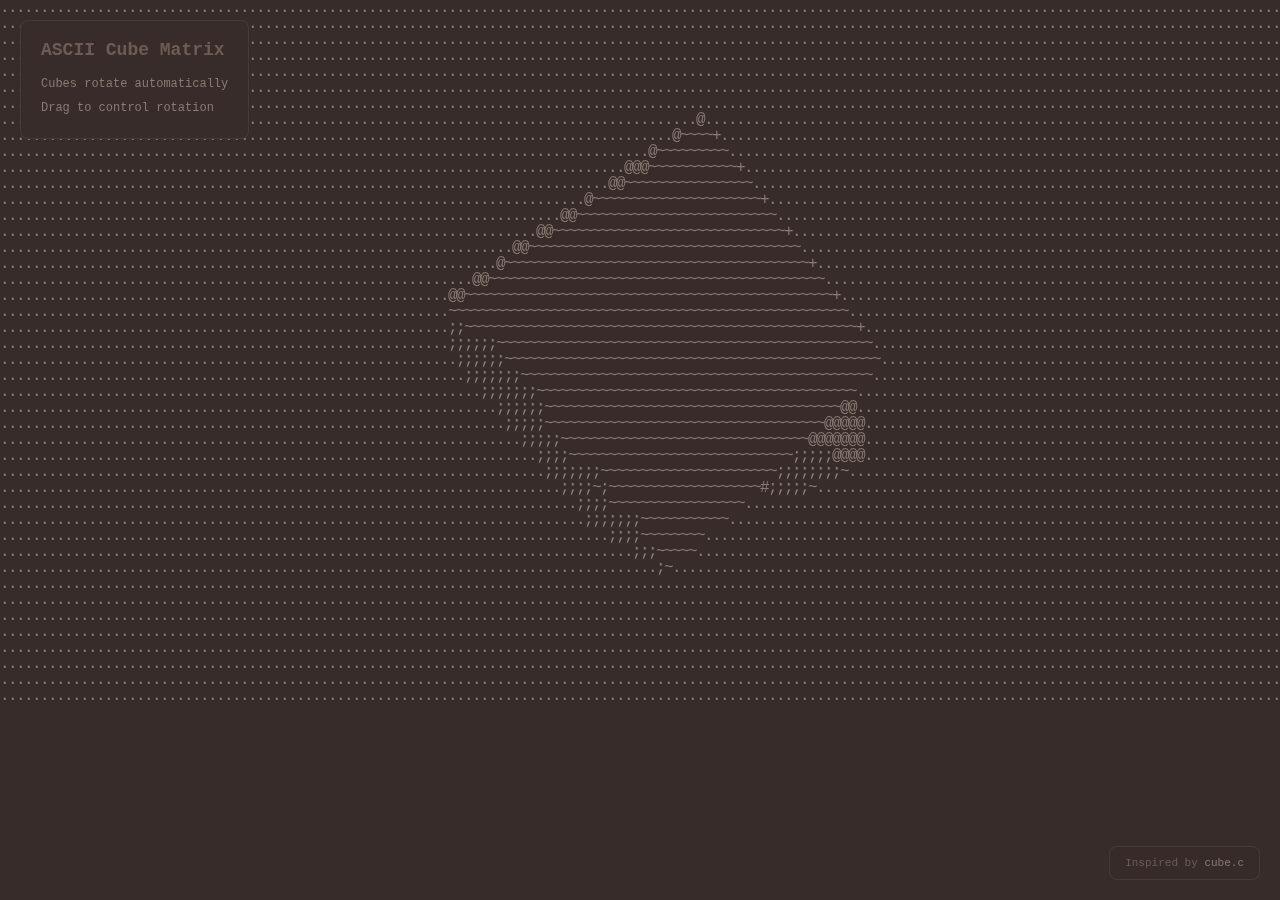
<file: ascii-cube-matrix.html>
<!DOCTYPE html>
<html lang="en">
<head>
    <meta charset="UTF-8">
    <meta name="viewport" content="width=device-width, initial-scale=1.0">
    <title>ASCII Cube Matrix</title>
    <style>
        * {
            margin: 0;
            padding: 0;
            box-sizing: border-box;
        }

        body {
            margin: 0;
            padding: 0;
            overflow: hidden;
            background-color: #372c29;
            font-family: 'Courier New', monospace;
            color: #6e5c54;
            height: 100vh;
            cursor: grab;
        }

        body.dragging {
            cursor: grabbing;
        }

        #container {
            display: flex;
            flex-direction: column;
            align-items: center;
            gap: 20px;
        }

        #canvas {
            display: block;
            background-color: #372c29;
            image-rendering: pixelated;
            image-rendering: crisp-edges;
            margin: 0 auto;
        }

        .info {
            position: fixed;
            top: 20px;
            left: 20px;
            color: #6e5c54;
            background-color: rgba(55, 44, 41, 0.8);
            padding: 15px 20px;
            border-radius: 8px;
            border: 1px solid rgba(110, 92, 84, 0.3);
            font-size: 14px;
            line-height: 1.6;
            z-index: 1000;
            max-width: 300px;
            backdrop-filter: blur(10px);
        }

        .info h1 {
            color: #6e5c54;
            font-size: 18px;
            margin-bottom: 10px;
            font-weight: 600;
        }

        .info p {
            color: #8a7a72;
            font-size: 12px;
            margin-bottom: 5px;
        }

        .attribution {
            position: fixed;
            bottom: 20px;
            right: 20px;
            color: #6e5c54;
            background-color: rgba(55, 44, 41, 0.8);
            padding: 10px 15px;
            border-radius: 8px;
            border: 1px solid rgba(110, 92, 84, 0.3);
            font-size: 11px;
            z-index: 1000;
            backdrop-filter: blur(10px);
        }

        .attribution a {
            color: #8a7a72;
            text-decoration: none;
            transition: color 0.2s;
        }

        .attribution a:hover {
            color: #6e5c54;
            text-decoration: underline;
        }

        /* Mobile responsive */
        @media (max-width: 768px) {
            .info {
                top: 10px;
                left: 10px;
                padding: 10px 15px;
                font-size: 11px;
                max-width: 200px;
            }

            .info h1 {
                font-size: 14px;
                margin-bottom: 8px;
            }

            .info p {
                font-size: 10px;
                margin-bottom: 4px;
            }

            .attribution {
                bottom: 10px;
                right: 10px;
                padding: 8px 12px;
                font-size: 9px;
            }

            #canvas {
                max-width: 100vw;
                max-height: 100vh;
                margin: 0 auto;
            }
        }

        @media (max-width: 480px) {
            .info {
                top: 8px;
                left: 8px;
                padding: 8px 12px;
                font-size: 10px;
                max-width: 180px;
            }

            .info h1 {
                font-size: 12px;
                margin-bottom: 6px;
            }

            .info p {
                font-size: 9px;
                margin-bottom: 3px;
            }

            .attribution {
                bottom: 8px;
                right: 8px;
                padding: 6px 10px;
                font-size: 8px;
            }
        }
    </style>
</head>
<body>
    <canvas id="canvas"></canvas>
    
    <div class="info">
        <h1>ASCII Cube Matrix</h1>
        <p>Cubes rotate automatically</p>
        <p>Drag to control rotation</p>
    </div>

    <div class="attribution">
        Inspired by <a href="https://github.com/tarantino07/cube.c" target="_blank" rel="noopener noreferrer">cube.c</a>
    </div>

    <script>
        class ASCIICubeMatrix {
            constructor(canvasId) {
                this.canvas = document.getElementById(canvasId);
                this.ctx = this.canvas.getContext('2d');
                
                // Canvas setup
                this.charWidth = 8;
                this.charHeight = 16;
                this.scale = 1.0;
                // Use smaller dimensions on mobile to prevent elongation
                const isMobile = window.innerWidth <= 768;
                this.width = isMobile ? 80 : 160;
                this.height = isMobile ? 60 : 44;
                this.updateCanvasSize();
                
                // Z-buffer and character buffer
                this.zBuffer = new Float32Array(this.width * this.height);
                this.buffer = new Array(this.width * this.height);
                this.backgroundASCIICode = '.';
                
                // Camera and projection
                this.distanceFromCam = 100;
                this.K1 = 40;
                this.incrementSpeed = 0.6;
                
                // Rotation angles (A, B, C from reference code)
                // Start with some rotation so cubes are visible
                this.A = 0.5;
                this.B = 0.5;
                this.C = 0.1;
                
                // Auto-rotation speeds (slightly slower than reference code)
                this.autoRotateSpeedA = 0.03;
                this.autoRotateSpeedB = 0.03;
                this.autoRotateSpeedC = 0.006;
                
                // Orbital motion for smaller cube
                this.orbitAngle = 0;
                this.orbitSpeed = 0.02;
                
                // Separate rotation for orbiting cube (rotates independently)
                this.orbitCubeRotationA = 0;
                this.orbitCubeRotationB = 0;
                this.orbitCubeRotationC = 0;
                this.orbitCubeRotSpeedA = 0.04;
                this.orbitCubeRotSpeedB = 0.05;
                this.orbitCubeRotSpeedC = 0.03;
                
                // Drag state
                this.isDragging = false;
                this.lastMouseX = 0;
                this.lastMouseY = 0;
                
                // Colors matching website theme
                this.colors = {
                    background: '#372c29',
                    text: '#6e5c54',
                    textSecondary: '#8a7a72',
                    textTertiary: '#584e49'
                };
                
                // Make text slightly brighter for better visibility
                this.textColor = '#8a7a72';
                
                this.setupEventListeners();
                this.animate();
            }
            
            updateCanvasSize() {
                // Detect mobile
                const isMobile = window.innerWidth <= 768;
                
                // Update dimensions if switching between mobile/desktop
                if (isMobile && this.width === 160) {
                    // On mobile, use dimensions that fill the screen better
                    this.width = Math.floor(window.innerWidth / this.charWidth);
                    this.height = Math.floor(window.innerHeight / this.charHeight);
                    // Reinitialize buffers with new size
                    this.zBuffer = new Float32Array(this.width * this.height);
                    this.buffer = new Array(this.width * this.height);
                } else if (!isMobile && this.width !== 160) {
                    this.width = 160;
                    this.height = 44;
                    // Reinitialize buffers with new size
                    this.zBuffer = new Float32Array(this.width * this.height);
                    this.buffer = new Array(this.width * this.height);
                }
                
                // Scale canvas to fit screen while maintaining character grid
                if (isMobile) {
                    // On mobile, make canvas fill screen and scale to fit
                    const exactWidth = this.width * this.charWidth;
                    const exactHeight = this.height * this.charHeight;
                    
                    // Calculate scale to fill screen
                    const scaleX = window.innerWidth / exactWidth;
                    const scaleY = window.innerHeight / exactHeight;
                    this.scale = Math.min(scaleX, scaleY);
                    
                    this.canvas.width = exactWidth;
                    this.canvas.height = exactHeight;
                    // Scale canvas to fill screen while maintaining aspect ratio
                    this.canvas.style.width = `${exactWidth * this.scale}px`;
                    this.canvas.style.height = `${exactHeight * this.scale}px`;
                    this.canvas.style.margin = '0';
                    this.canvas.style.position = 'fixed';
                    this.canvas.style.top = '50%';
                    this.canvas.style.left = '50%';
                    this.canvas.style.transform = 'translate(-50%, -50%)';
                } else {
                    // Desktop: scale to fit while maintaining aspect ratio
                    let scaleX = window.innerWidth / (this.width * this.charWidth);
                    let scaleY = window.innerHeight / (this.height * this.charHeight);
                    this.scale = Math.min(scaleX, scaleY, 3.0);
                    if (this.scale < 0.5) this.scale = 0.5;
                    
                    this.canvas.width = this.width * this.charWidth * this.scale;
                    this.canvas.height = this.height * this.charHeight * this.scale;
                    // Remove any CSS width/height that might stretch the canvas
                    this.canvas.style.width = '';
                    this.canvas.style.height = '';
                    this.canvas.style.margin = '0 auto';
                    this.canvas.style.position = '';
                    this.canvas.style.top = '';
                    this.canvas.style.left = '';
                }
                
                // Re-set context properties after canvas resize (context is lost when canvas size changes)
                if (isMobile) {
                    // On mobile, font size stays at base size since we scale via CSS
                    this.ctx.font = `${this.charHeight}px 'Courier New', monospace`;
                } else {
                    this.ctx.font = `${this.charHeight * this.scale}px 'Courier New', monospace`;
                }
                this.ctx.fillStyle = this.textColor;
                this.ctx.textAlign = 'left';
                this.ctx.textBaseline = 'top';
            }
            
            setupEventListeners() {
                // Mouse drag
                this.canvas.addEventListener('mousedown', (e) => {
                    this.isDragging = true;
                    this.lastMouseX = e.clientX;
                    this.lastMouseY = e.clientY;
                    document.body.classList.add('dragging');
                });
                
                document.addEventListener('mousemove', (e) => {
                    if (this.isDragging) {
                        const deltaX = e.clientX - this.lastMouseX;
                        const deltaY = e.clientY - this.lastMouseY;
                        
                        // Horizontal drag rotates around Y axis (left/right spin)
                        // Vertical drag rotates around X axis (up/down tilt)
                        this.B += deltaX * 0.01;
                        this.A -= deltaY * 0.01; // Inverted for natural feel
                        
                        this.lastMouseX = e.clientX;
                        this.lastMouseY = e.clientY;
                    }
                });
                
                document.addEventListener('mouseup', () => {
                    this.isDragging = false;
                    document.body.classList.remove('dragging');
                });
                
                // Touch support
                this.canvas.addEventListener('touchstart', (e) => {
                    e.preventDefault();
                    this.isDragging = true;
                    const touch = e.touches[0];
                    this.lastMouseX = touch.clientX;
                    this.lastMouseY = touch.clientY;
                });
                
                document.addEventListener('touchmove', (e) => {
                    if (this.isDragging) {
                        e.preventDefault();
                        const touch = e.touches[0];
                        const deltaX = touch.clientX - this.lastMouseX;
                        const deltaY = touch.clientY - this.lastMouseY;
                        
                        // Horizontal drag rotates around Y axis (left/right spin)
                        // Vertical drag rotates around X axis (up/down tilt)
                        this.B += deltaX * 0.01;
                        this.A -= deltaY * 0.01; // Inverted for natural feel
                        
                        this.lastMouseX = touch.clientX;
                        this.lastMouseY = touch.clientY;
                    }
                });
                
                document.addEventListener('touchend', () => {
                    this.isDragging = false;
                });
                
                // Zoom with scroll
                this.canvas.addEventListener('wheel', (e) => {
                    e.preventDefault();
                    const delta = e.deltaY > 0 ? 0.9 : 1.1;
                    this.scale = Math.max(0.5, Math.min(3.0, this.scale * delta));
                    this.updateCanvasSize();
                });
                
                // Window resize
                window.addEventListener('resize', () => {
                    this.updateCanvasSize();
                });
            }
            
            // Rotation functions matching the C code
            calculateX(i, j, k) {
                return j * Math.sin(this.A) * Math.sin(this.B) * Math.cos(this.C) - 
                       k * Math.cos(this.A) * Math.sin(this.B) * Math.cos(this.C) +
                       j * Math.cos(this.A) * Math.sin(this.C) + 
                       k * Math.sin(this.A) * Math.sin(this.C) + 
                       i * Math.cos(this.B) * Math.cos(this.C);
            }
            
            calculateY(i, j, k) {
                return j * Math.cos(this.A) * Math.cos(this.C) + 
                       k * Math.sin(this.A) * Math.cos(this.C) -
                       j * Math.sin(this.A) * Math.sin(this.B) * Math.sin(this.C) + 
                       k * Math.cos(this.A) * Math.sin(this.B) * Math.sin(this.C) -
                       i * Math.cos(this.B) * Math.sin(this.C);
            }
            
            calculateZ(i, j, k) {
                return k * Math.cos(this.A) * Math.cos(this.B) - 
                       j * Math.sin(this.A) * Math.cos(this.B) + 
                       i * Math.sin(this.B);
            }
            
            // 3D rotation function for orbiting cube (takes rotation angles as parameters)
            rotate3D(x, y, z, rx, ry, rz) {
                // Rotate around X axis
                let x1 = x;
                let y1 = y * Math.cos(rx) - z * Math.sin(rx);
                let z1 = y * Math.sin(rx) + z * Math.cos(rx);
                
                // Rotate around Y axis
                let x2 = x1 * Math.cos(ry) + z1 * Math.sin(ry);
                let y2 = y1;
                let z2 = -x1 * Math.sin(ry) + z1 * Math.cos(ry);
                
                // Rotate around Z axis
                let x3 = x2 * Math.cos(rz) - y2 * Math.sin(rz);
                let y3 = x2 * Math.sin(rz) + y2 * Math.cos(rz);
                let z3 = z2;
                
                return { x: x3, y: y3, z: z3 };
            }
            
            calculateForSurface(cubeX, cubeY, cubeZ, ch) {
                const x = this.calculateX(cubeX, cubeY, cubeZ);
                const y = this.calculateY(cubeX, cubeY, cubeZ);
                const z = this.calculateZ(cubeX, cubeY, cubeZ) + this.distanceFromCam;
                
                // Only render if z is positive (in front of camera)
                if (z <= 0) return;
                
                const ooz = 1 / z;
                
                const xp = Math.floor(this.width / 2 + this.K1 * ooz * x * 2);
                const yp = Math.floor(this.height / 2 + this.K1 * ooz * y);
                
                const idx = xp + yp * this.width;
                if (idx >= 0 && idx < this.width * this.height) {
                    if (ooz > this.zBuffer[idx]) {
                        this.zBuffer[idx] = ooz;
                        this.buffer[idx] = ch;
                    }
                }
            }
            
            render() {
                // Detect mobile
                const isMobile = window.innerWidth <= 768;
                
                // Clear buffers
                for (let i = 0; i < this.width * this.height; i++) {
                    this.buffer[i] = this.backgroundASCIICode;
                    this.zBuffer[i] = 0;
                }
                
                // Draw multiple cubes of different sizes (matching reference code)
                // Use smaller cubes on mobile
                let cubeWidth = isMobile ? 10 : 20;
                let horizontalOffset = -2 * cubeWidth;
                
                // First cube (centered)
                for (let cubeX = -cubeWidth; cubeX < cubeWidth; cubeX += this.incrementSpeed) {
                    for (let cubeY = -cubeWidth; cubeY < cubeWidth; cubeY += this.incrementSpeed) {
                        this.calculateForSurface(cubeX, cubeY, -cubeWidth, '@');
                        this.calculateForSurface(cubeWidth, cubeY, cubeX, '$');
                        this.calculateForSurface(-cubeWidth, cubeY, -cubeX, '~');
                        this.calculateForSurface(-cubeX, cubeY, cubeWidth, '#');
                        this.calculateForSurface(cubeX, -cubeWidth, -cubeY, ';');
                        this.calculateForSurface(cubeX, cubeWidth, cubeY, '+');
                    }
                }
                
                cubeWidth = isMobile ? 5 : 10;
                // Second cube - 3D orbit around center cube
                const orbitRadius = isMobile ? 20 : 40; // Smaller orbit on mobile
                // 3D orbit: X, Y, Z all vary to create a 3D orbital path
                const orbitX = Math.cos(this.orbitAngle) * orbitRadius;
                const orbitY = Math.sin(this.orbitAngle * 1.3) * orbitRadius * 0.6; // Different frequency for Y
                const orbitZ = Math.sin(this.orbitAngle) * orbitRadius;
                
                // Rotate orbiting cube's local coordinates before applying orbit offset
                for (let cubeX = -cubeWidth; cubeX < cubeWidth; cubeX += this.incrementSpeed) {
                    for (let cubeY = -cubeWidth; cubeY < cubeWidth; cubeY += this.incrementSpeed) {
                        // Apply local rotation to cube coordinates
                        const rotX1 = this.rotate3D(cubeX, cubeY, -cubeWidth, 
                            this.orbitCubeRotationA, this.orbitCubeRotationB, this.orbitCubeRotationC);
                        const rotX2 = this.rotate3D(cubeWidth, cubeY, cubeX,
                            this.orbitCubeRotationA, this.orbitCubeRotationB, this.orbitCubeRotationC);
                        const rotX3 = this.rotate3D(-cubeWidth, cubeY, -cubeX,
                            this.orbitCubeRotationA, this.orbitCubeRotationB, this.orbitCubeRotationC);
                        const rotX4 = this.rotate3D(-cubeX, cubeY, cubeWidth,
                            this.orbitCubeRotationA, this.orbitCubeRotationB, this.orbitCubeRotationC);
                        const rotX5 = this.rotate3D(cubeX, -cubeWidth, -cubeY,
                            this.orbitCubeRotationA, this.orbitCubeRotationB, this.orbitCubeRotationC);
                        const rotX6 = this.rotate3D(cubeX, cubeWidth, cubeY,
                            this.orbitCubeRotationA, this.orbitCubeRotationB, this.orbitCubeRotationC);
                        
                        // Apply orbit offset and render
                        this.calculateForSurface(rotX1.x + orbitX, rotX1.y + orbitY, rotX1.z + orbitZ, '@');
                        this.calculateForSurface(rotX2.x + orbitX, rotX2.y + orbitY, rotX2.z + orbitZ, '$');
                        this.calculateForSurface(rotX3.x + orbitX, rotX3.y + orbitY, rotX3.z + orbitZ, '~');
                        this.calculateForSurface(rotX4.x + orbitX, rotX4.y + orbitY, rotX4.z + orbitZ, '#');
                        this.calculateForSurface(rotX5.x + orbitX, rotX5.y + orbitY, rotX5.z + orbitZ, ';');
                        this.calculateForSurface(rotX6.x + orbitX, rotX6.y + orbitY, rotX6.z + orbitZ, '+');
                    }
                }
                
                // Draw buffer to canvas
                this.ctx.fillStyle = this.colors.background;
                this.ctx.fillRect(0, 0, this.canvas.width, this.canvas.height);
                
                this.ctx.fillStyle = this.textColor;
                if (isMobile) {
                    this.ctx.font = `${this.charHeight}px 'Courier New', monospace`;
                } else {
                    this.ctx.font = `${this.charHeight * this.scale}px 'Courier New', monospace`;
                }
                this.ctx.textAlign = 'left';
                this.ctx.textBaseline = 'top';
                
                // Render characters - on mobile, use exact positions (scaling handled by CSS)
                if (isMobile) {
                    for (let k = 0; k < this.width * this.height; k++) {
                        const x = (k % this.width) * this.charWidth;
                        const y = Math.floor(k / this.width) * this.charHeight;
                        this.ctx.fillText(this.buffer[k], x, y);
                    }
                } else {
                    for (let k = 0; k < this.width * this.height; k++) {
                        const x = (k % this.width) * this.charWidth * this.scale;
                        const y = Math.floor(k / this.width) * this.charHeight * this.scale;
                        this.ctx.fillText(this.buffer[k], x, y);
                    }
                }
            }
            
            animate() {
                // Auto-rotate when not dragging
                if (!this.isDragging) {
                    this.A += this.autoRotateSpeedA;
                    this.B += this.autoRotateSpeedB;
                    this.C += this.autoRotateSpeedC;
                }
                
                // Update orbital motion
                this.orbitAngle += this.orbitSpeed;
                
                // Update orbiting cube's independent rotation
                this.orbitCubeRotationA += this.orbitCubeRotSpeedA;
                this.orbitCubeRotationB += this.orbitCubeRotSpeedB;
                this.orbitCubeRotationC += this.orbitCubeRotSpeedC;
                
                this.render();
                requestAnimationFrame(() => this.animate());
            }
        }
        
        // Initialize when DOM is ready
        document.addEventListener('DOMContentLoaded', function() {
            new ASCIICubeMatrix('canvas');
        });
    </script>
</body>
</html>
</file>
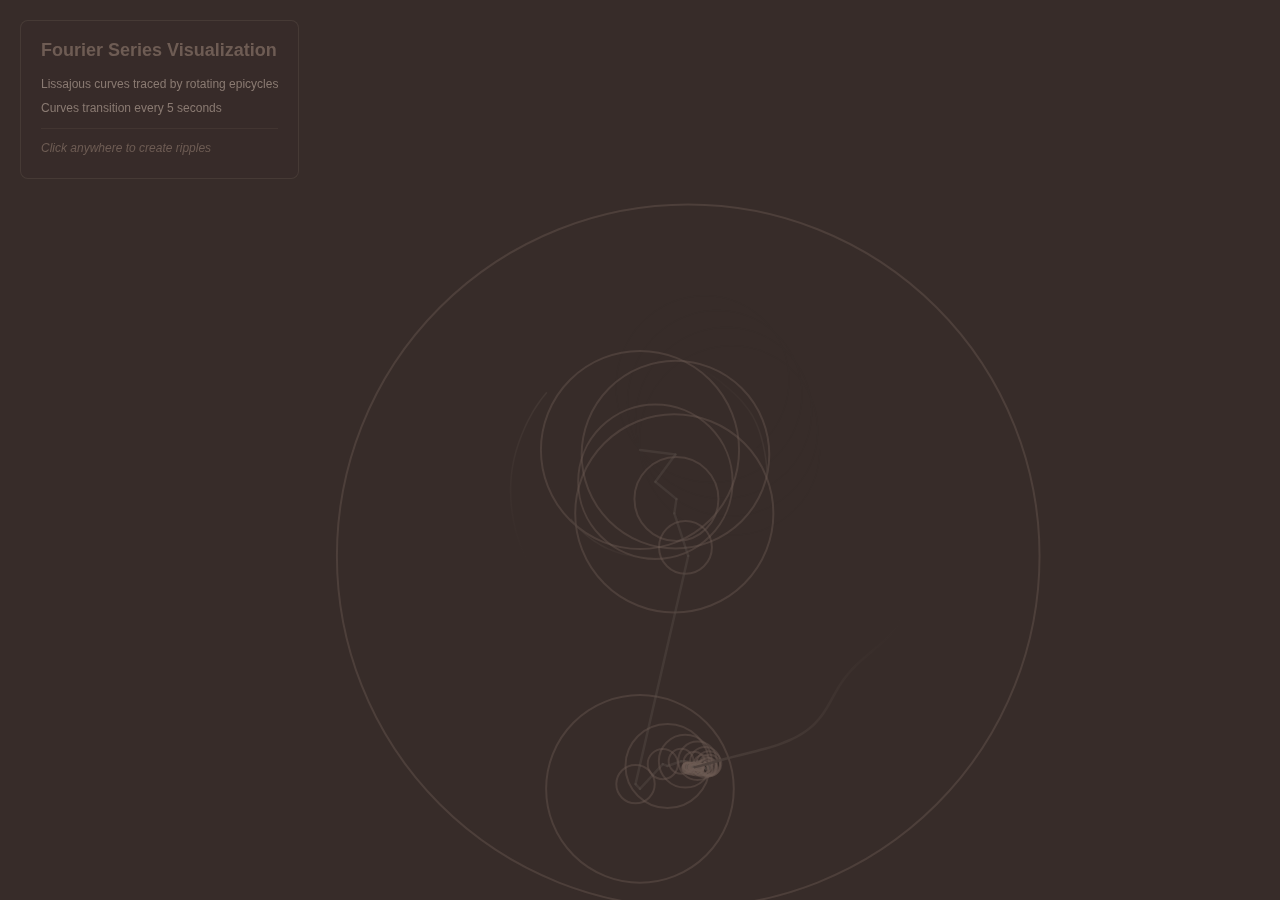
<file: fourier-visualization.html>
<!DOCTYPE html>
<html lang="en">
<head>
    <meta charset="UTF-8">
    <meta name="viewport" content="width=device-width, initial-scale=1.0">
    <title>Fourier Series Visualization</title>
    <style>
        * {
            margin: 0;
            padding: 0;
            box-sizing: border-box;
        }

        body {
            margin: 0;
            padding: 0;
            overflow: hidden;
            background-color: #372c29;
            font-family: -apple-system, BlinkMacSystemFont, 'Segoe UI', Roboto, Oxygen, Ubuntu, Cantarell, sans-serif;
        }

        #visualizationCanvas {
            display: block;
            width: 100vw;
            height: 100vh;
            cursor: crosshair;
        }

        .info {
            position: fixed;
            top: 20px;
            left: 20px;
            color: #6e5c54;
            background-color: rgba(55, 44, 41, 0.8);
            padding: 15px 20px;
            border-radius: 8px;
            border: 1px solid rgba(110, 92, 84, 0.3);
            font-size: 14px;
            line-height: 1.6;
            z-index: 1000;
            max-width: 300px;
            backdrop-filter: blur(10px);
        }

        .info h1 {
            color: #6e5c54;
            font-size: 18px;
            margin-bottom: 10px;
            font-weight: 600;
        }

        .info p {
            color: #8a7a72;
            font-size: 12px;
            margin-bottom: 5px;
        }

        .info .click-hint {
            margin-top: 10px;
            padding-top: 10px;
            border-top: 1px solid rgba(110, 92, 84, 0.2);
            font-style: italic;
            color: #6e5c54;
        }
    </style>
</head>
<body>
    <canvas id="visualizationCanvas"></canvas>
    
    <div class="info">
        <h1>Fourier Series Visualization</h1>
        <p>Lissajous curves traced by rotating epicycles</p>
        <p>Curves transition every 5 seconds</p>
        <p class="click-hint">Click anywhere to create ripples</p>
    </div>

    <script src="assets/js/cube-animation.js"></script>
    <script>
        // Initialize the visualization
        document.addEventListener('DOMContentLoaded', function() {
            new FourierImageAnimation('visualizationCanvas', {
                terms: 80,
                samplePoints: 600,
                sizeScale: 0.8
            });
        });
    </script>
</body>
</html>
</file>
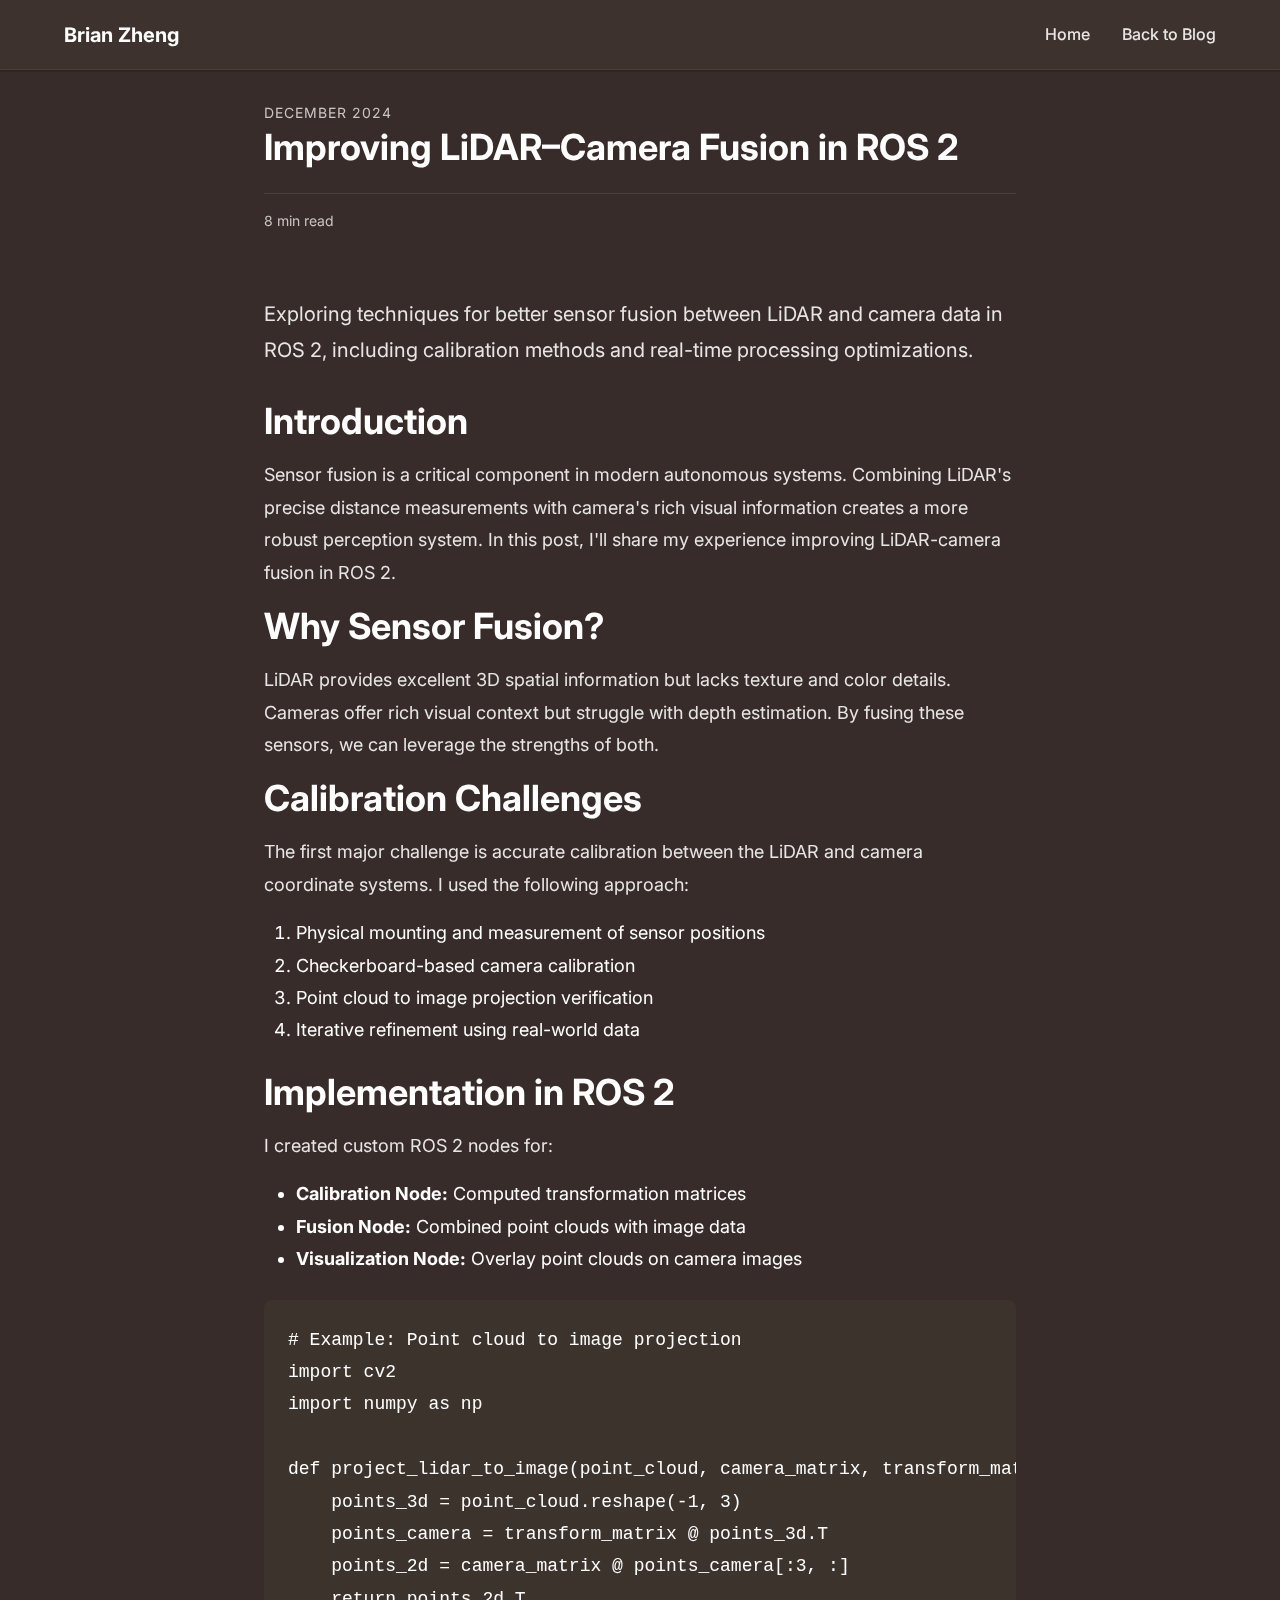
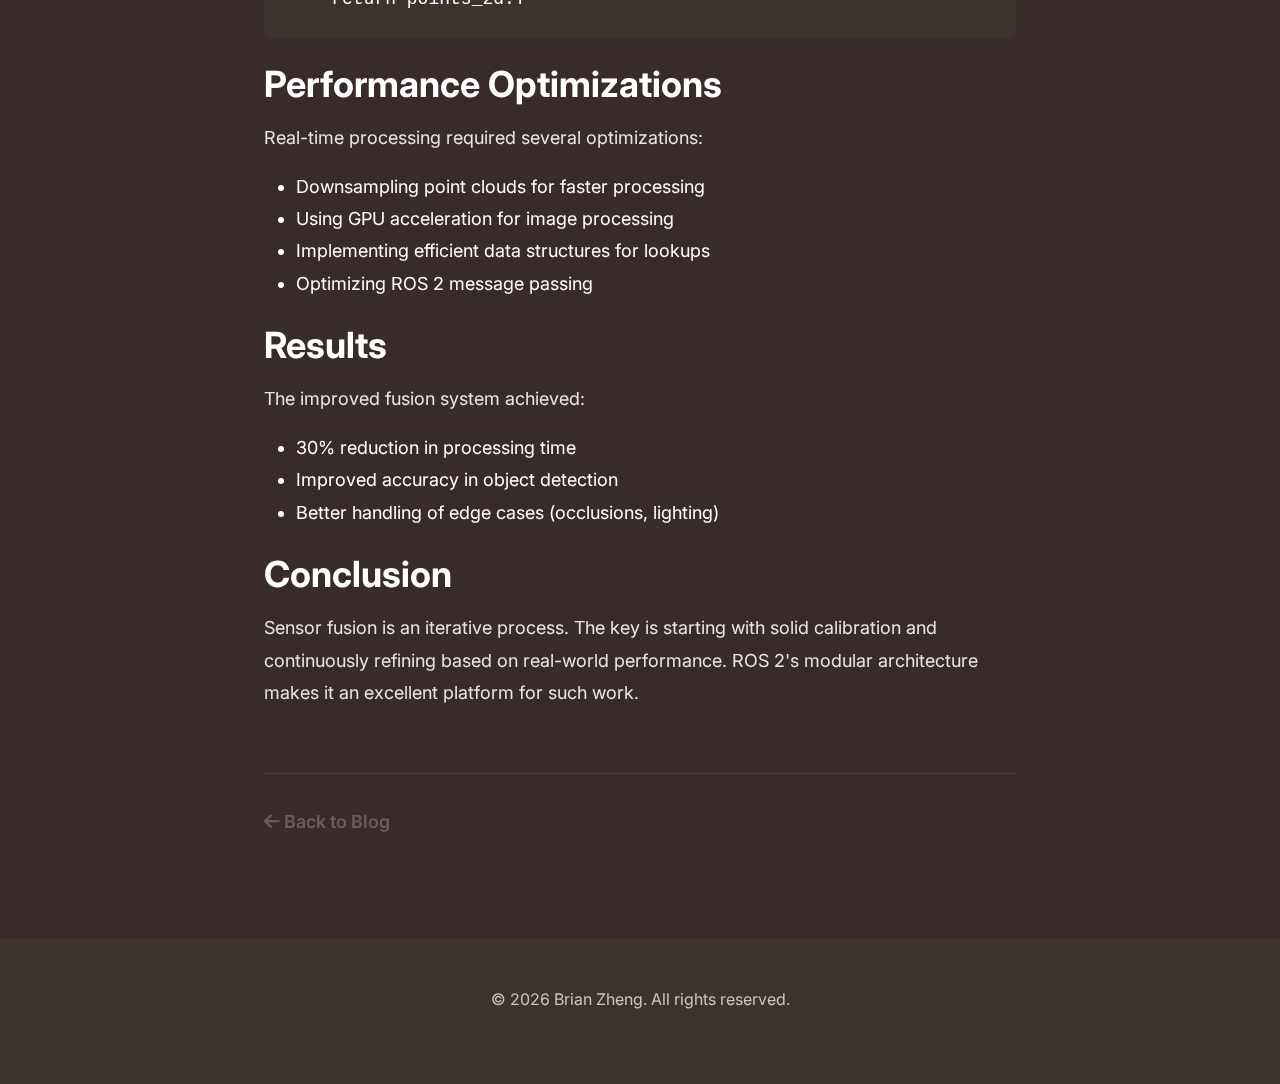
<file: blog/posts/lidar-camera-fusion.html>
<!DOCTYPE html>
<html lang="en">
<head>
    <meta charset="UTF-8">
    <meta name="viewport" content="width=device-width, initial-scale=1.0">
    <title>Improving LiDAR–Camera Fusion in ROS 2 - Brian Zheng</title>
    <meta name="description" content="Exploring techniques for better sensor fusion between LiDAR and camera data in ROS 2.">
    
    <link rel="stylesheet" href="../../assets/css/style.css">
    <link rel="stylesheet" href="../../assets/css/components.css">
    <link href="https://fonts.googleapis.com/css2?family=Inter:wght@300;400;500;600;700&display=swap" rel="stylesheet">
    <link rel="stylesheet" href="https://cdnjs.cloudflare.com/ajax/libs/font-awesome/6.4.0/css/all.min.css">
</head>
<body>
    <nav class="navbar">
        <div class="container">
            <div class="nav-brand">
                <a href="../../index.html">Brian Zheng</a>
            </div>
            <ul class="nav-menu">
                <li><a href="../../index.html#home" class="nav-link">Home</a></li>
                <li><a href="../../index.html#blog" class="nav-link">Back to Blog</a></li>
            </ul>
        </div>
    </nav>

    <article class="blog-post" style="max-width: 800px; margin: 100px auto; padding: 0 var(--spacing-lg);">
        <header class="blog-post-header" style="margin-bottom: var(--spacing-3xl);">
            <span class="blog-date">December 2024</span>
            <h1 style="font-size: var(--font-size-4xl); margin-bottom: var(--spacing-lg);">Improving LiDAR–Camera Fusion in ROS 2</h1>
            <div class="blog-meta">
                <span class="blog-reading-time">8 min read</span>
            </div>
        </header>

        <div class="blog-post-content" style="line-height: 1.8; font-size: var(--font-size-lg);">
            <p style="font-size: var(--font-size-xl); color: var(--text-secondary); margin-bottom: var(--spacing-xl);">
                Exploring techniques for better sensor fusion between LiDAR and camera data in ROS 2, including calibration methods and real-time processing optimizations.
            </p>

            <h2>Introduction</h2>
            <p>
                Sensor fusion is a critical component in modern autonomous systems. Combining LiDAR's precise distance measurements with camera's rich visual information creates a more robust perception system. In this post, I'll share my experience improving LiDAR-camera fusion in ROS 2.
            </p>

            <h2>Why Sensor Fusion?</h2>
            <p>
                LiDAR provides excellent 3D spatial information but lacks texture and color details. Cameras offer rich visual context but struggle with depth estimation. By fusing these sensors, we can leverage the strengths of both.
            </p>

            <h2>Calibration Challenges</h2>
            <p>
                The first major challenge is accurate calibration between the LiDAR and camera coordinate systems. I used the following approach:
            </p>
            <ol style="margin-left: var(--spacing-xl); margin-bottom: var(--spacing-lg);">
                <li>Physical mounting and measurement of sensor positions</li>
                <li>Checkerboard-based camera calibration</li>
                <li>Point cloud to image projection verification</li>
                <li>Iterative refinement using real-world data</li>
            </ol>

            <h2>Implementation in ROS 2</h2>
            <p>
                I created custom ROS 2 nodes for:
            </p>
            <ul style="margin-left: var(--spacing-xl); margin-bottom: var(--spacing-lg);">
                <li><strong>Calibration Node:</strong> Computed transformation matrices</li>
                <li><strong>Fusion Node:</strong> Combined point clouds with image data</li>
                <li><strong>Visualization Node:</strong> Overlay point clouds on camera images</li>
            </ul>

            <pre style="background-color: var(--bg-secondary); padding: var(--spacing-lg); border-radius: 8px; overflow-x: auto; margin: var(--spacing-lg) 0;"><code># Example: Point cloud to image projection
import cv2
import numpy as np

def project_lidar_to_image(point_cloud, camera_matrix, transform_matrix):
    points_3d = point_cloud.reshape(-1, 3)
    points_camera = transform_matrix @ points_3d.T
    points_2d = camera_matrix @ points_camera[:3, :]
    return points_2d.T</code></pre>

            <h2>Performance Optimizations</h2>
            <p>
                Real-time processing required several optimizations:
            </p>
            <ul style="margin-left: var(--spacing-xl); margin-bottom: var(--spacing-lg);">
                <li>Downsampling point clouds for faster processing</li>
                <li>Using GPU acceleration for image processing</li>
                <li>Implementing efficient data structures for lookups</li>
                <li>Optimizing ROS 2 message passing</li>
            </ul>

            <h2>Results</h2>
            <p>
                The improved fusion system achieved:
            </p>
            <ul style="margin-left: var(--spacing-xl); margin-bottom: var(--spacing-lg);">
                <li>30% reduction in processing time</li>
                <li>Improved accuracy in object detection</li>
                <li>Better handling of edge cases (occlusions, lighting)</li>
            </ul>

            <h2>Conclusion</h2>
            <p>
                Sensor fusion is an iterative process. The key is starting with solid calibration and continuously refining based on real-world performance. ROS 2's modular architecture makes it an excellent platform for such work.
            </p>

            <div style="margin-top: var(--spacing-3xl); padding-top: var(--spacing-xl); border-top: 1px solid var(--border-color);">
                <a href="../../index.html#blog" style="color: var(--primary-color); font-weight: 600;">
                    <i class="fas fa-arrow-left"></i> Back to Blog
                </a>
            </div>
        </div>
    </article>

    <footer class="footer">
        <div class="container">
            <div class="footer-content">
                <p class="footer-copyright">&copy; <span id="currentYear">2025</span> Brian Zheng. All rights reserved.</p>
            </div>
        </div>
    </footer>

    <script src="../../assets/js/main.js"></script>
</body>
</html>
</file>
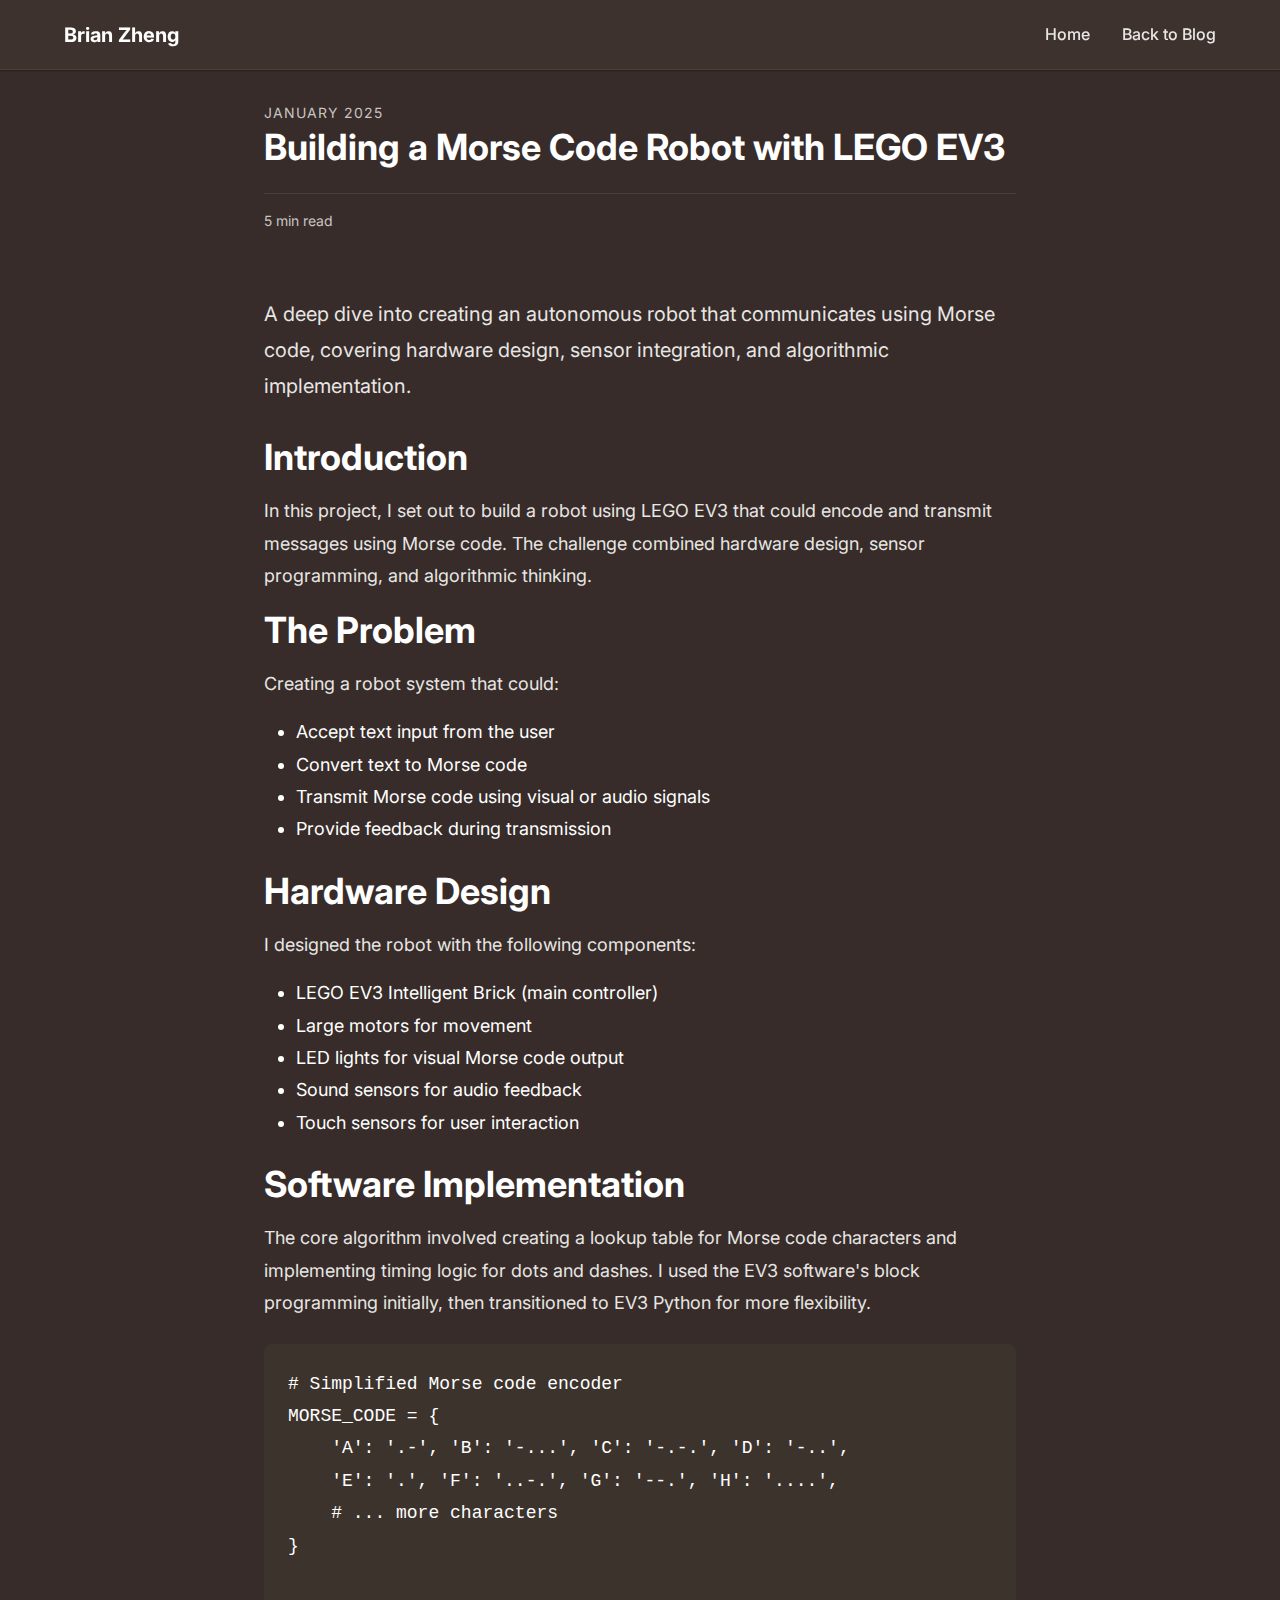
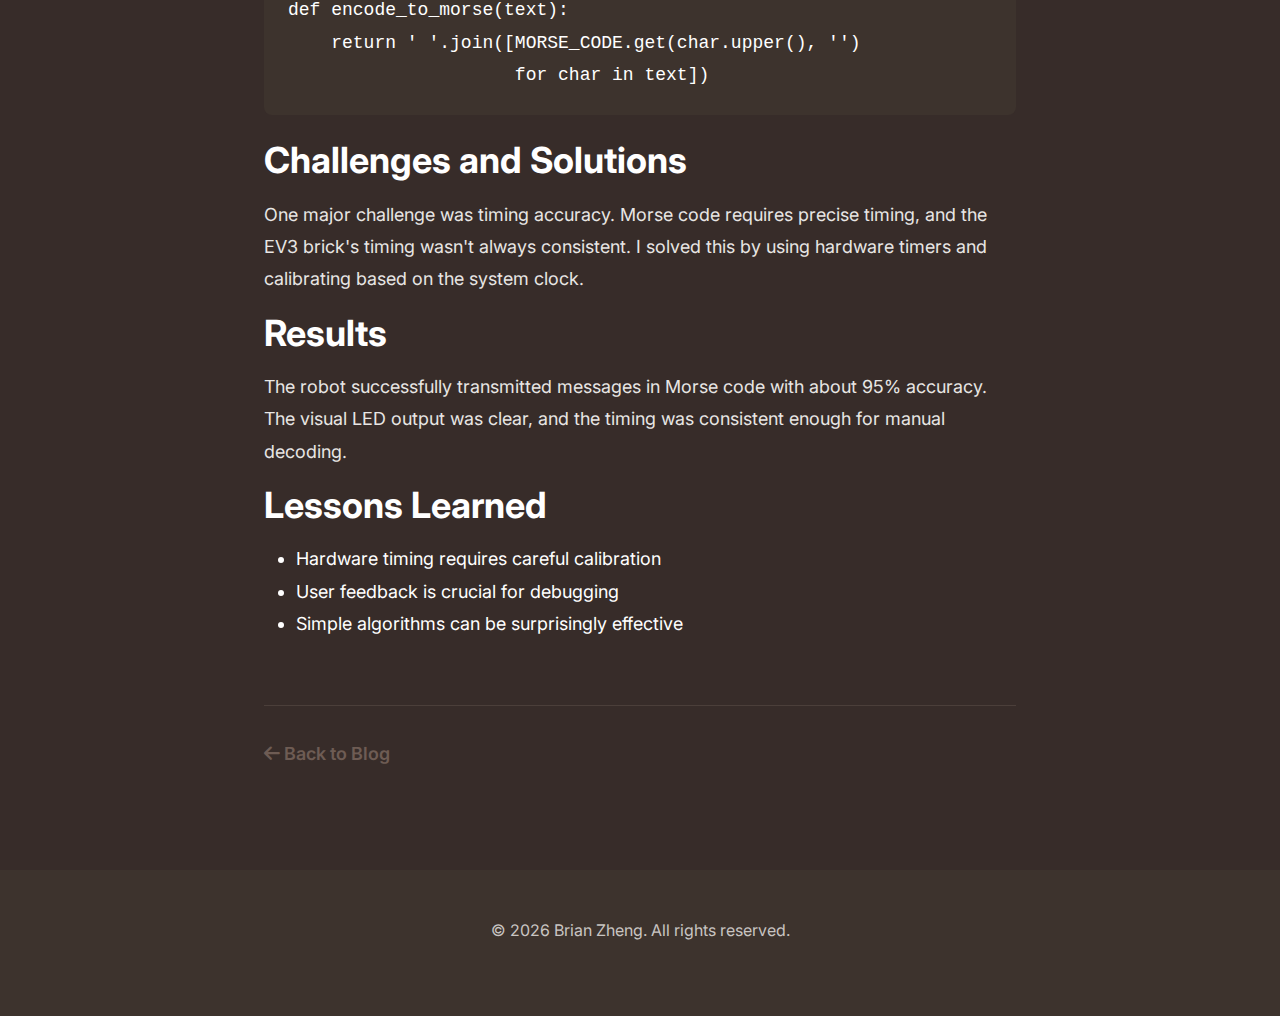
<file: blog/posts/morse-code-robot.html>
<!DOCTYPE html>
<html lang="en">
<head>
    <meta charset="UTF-8">
    <meta name="viewport" content="width=device-width, initial-scale=1.0">
    <title>Building a Morse Code Robot with LEGO EV3 - Brian Zheng</title>
    <meta name="description" content="A deep dive into creating an autonomous robot that communicates using Morse code with LEGO EV3.">
    
    <link rel="stylesheet" href="../../assets/css/style.css">
    <link rel="stylesheet" href="../../assets/css/components.css">
    <link href="https://fonts.googleapis.com/css2?family=Inter:wght@300;400;500;600;700&display=swap" rel="stylesheet">
    <link rel="stylesheet" href="https://cdnjs.cloudflare.com/ajax/libs/font-awesome/6.4.0/css/all.min.css">
</head>
<body>
    <nav class="navbar">
        <div class="container">
            <div class="nav-brand">
                <a href="../../index.html">Brian Zheng</a>
            </div>
            <ul class="nav-menu">
                <li><a href="../../index.html#home" class="nav-link">Home</a></li>
                <li><a href="../../index.html#blog" class="nav-link">Back to Blog</a></li>
            </ul>
        </div>
    </nav>

    <article class="blog-post" style="max-width: 800px; margin: 100px auto; padding: 0 var(--spacing-lg);">
        <header class="blog-post-header" style="margin-bottom: var(--spacing-3xl);">
            <span class="blog-date">January 2025</span>
            <h1 style="font-size: var(--font-size-4xl); margin-bottom: var(--spacing-lg);">Building a Morse Code Robot with LEGO EV3</h1>
            <div class="blog-meta">
                <span class="blog-reading-time">5 min read</span>
            </div>
        </header>

        <div class="blog-post-content" style="line-height: 1.8; font-size: var(--font-size-lg);">
            <p style="font-size: var(--font-size-xl); color: var(--text-secondary); margin-bottom: var(--spacing-xl);">
                A deep dive into creating an autonomous robot that communicates using Morse code, covering hardware design, sensor integration, and algorithmic implementation.
            </p>

            <h2>Introduction</h2>
            <p>
                In this project, I set out to build a robot using LEGO EV3 that could encode and transmit messages using Morse code. The challenge combined hardware design, sensor programming, and algorithmic thinking.
            </p>

            <h2>The Problem</h2>
            <p>
                Creating a robot system that could:
            </p>
            <ul style="margin-left: var(--spacing-xl); margin-bottom: var(--spacing-lg);">
                <li>Accept text input from the user</li>
                <li>Convert text to Morse code</li>
                <li>Transmit Morse code using visual or audio signals</li>
                <li>Provide feedback during transmission</li>
            </ul>

            <h2>Hardware Design</h2>
            <p>
                I designed the robot with the following components:
            </p>
            <ul style="margin-left: var(--spacing-xl); margin-bottom: var(--spacing-lg);">
                <li>LEGO EV3 Intelligent Brick (main controller)</li>
                <li>Large motors for movement</li>
                <li>LED lights for visual Morse code output</li>
                <li>Sound sensors for audio feedback</li>
                <li>Touch sensors for user interaction</li>
            </ul>

            <h2>Software Implementation</h2>
            <p>
                The core algorithm involved creating a lookup table for Morse code characters and implementing timing logic for dots and dashes. I used the EV3 software's block programming initially, then transitioned to EV3 Python for more flexibility.
            </p>

            <pre style="background-color: var(--bg-secondary); padding: var(--spacing-lg); border-radius: 8px; overflow-x: auto; margin: var(--spacing-lg) 0;"><code># Simplified Morse code encoder
MORSE_CODE = {
    'A': '.-', 'B': '-...', 'C': '-.-.', 'D': '-..',
    'E': '.', 'F': '..-.', 'G': '--.', 'H': '....',
    # ... more characters
}

def encode_to_morse(text):
    return ' '.join([MORSE_CODE.get(char.upper(), '') 
                     for char in text])</code></pre>

            <h2>Challenges and Solutions</h2>
            <p>
                One major challenge was timing accuracy. Morse code requires precise timing, and the EV3 brick's timing wasn't always consistent. I solved this by using hardware timers and calibrating based on the system clock.
            </p>

            <h2>Results</h2>
            <p>
                The robot successfully transmitted messages in Morse code with about 95% accuracy. The visual LED output was clear, and the timing was consistent enough for manual decoding.
            </p>

            <h2>Lessons Learned</h2>
            <ul style="margin-left: var(--spacing-xl);">
                <li>Hardware timing requires careful calibration</li>
                <li>User feedback is crucial for debugging</li>
                <li>Simple algorithms can be surprisingly effective</li>
            </ul>

            <div style="margin-top: var(--spacing-3xl); padding-top: var(--spacing-xl); border-top: 1px solid var(--border-color);">
                <a href="../../index.html#blog" style="color: var(--primary-color); font-weight: 600;">
                    <i class="fas fa-arrow-left"></i> Back to Blog
                </a>
            </div>
        </div>
    </article>

    <footer class="footer">
        <div class="container">
            <div class="footer-content">
                <p class="footer-copyright">&copy; <span id="currentYear">2025</span> Brian Zheng. All rights reserved.</p>
            </div>
        </div>
    </footer>

    <script src="../../assets/js/main.js"></script>
</body>
</html>
</file>
<file: assets/css/components.css>
/* ========================================
   PROJECTS SECTION
   ======================================== */

.projects {
    background-color: var(--bg-secondary);
}

.project-filters {
    display: flex;
    justify-content: center;
    gap: var(--spacing-md);
    margin-bottom: var(--spacing-2xl);
    flex-wrap: wrap;
}

.filter-btn {
    padding: var(--spacing-sm) var(--spacing-lg);
    background-color: var(--bg-card);
    border: 2px solid var(--border-color);
    border-radius: 20px;
    cursor: pointer;
    font-weight: 500;
    color: var(--text-secondary);
    transition: all var(--transition-base);
}

.filter-btn:hover,
.filter-btn.active {
    background-color: var(--color-lightest);
    color: var(--text-primary);
    border-color: var(--color-lightest);
}

.projects-grid {
    display: grid;
    grid-template-columns: repeat(auto-fill, minmax(350px, 1fr));
    gap: var(--spacing-2xl);
}

.project-card {
    background-color: var(--bg-card);
    border-radius: 12px;
    overflow: hidden;
    box-shadow: var(--shadow-md);
    transition: all var(--transition-base);
    border: 1px solid var(--border-color);
}

.project-card:hover {
    transform: translateY(-8px);
    box-shadow: var(--shadow-xl);
}

.project-image {
    position: relative;
    overflow: hidden;
    height: 250px;
    background-color: var(--bg-secondary);
}

.project-image img {
    width: 100%;
    height: 100%;
    object-fit: cover;
    transition: transform var(--transition-slow);
}

.project-card:hover .project-image img {
    transform: scale(1.1);
}

.project-overlay {
    position: absolute;
    top: 0;
    left: 0;
    right: 0;
    bottom: 0;
    background-color: rgba(0, 0, 0, 0.7);
    display: flex;
    align-items: center;
    justify-content: center;
    opacity: 0;
    transition: opacity var(--transition-base);
}

.project-card:hover .project-overlay {
    opacity: 1;
}

.project-links {
    display: flex;
    gap: var(--spacing-lg);
}

.project-link {
    color: var(--text-primary);
    font-size: var(--font-size-2xl);
    padding: var(--spacing-md);
    background-color: rgba(255, 255, 255, 0.1);
    border-radius: 50%;
    width: 50px;
    height: 50px;
    display: flex;
    align-items: center;
    justify-content: center;
    transition: all var(--transition-base);
}

.project-link:hover {
    background-color: var(--color-lightest);
    transform: scale(1.1);
}

.project-content {
    padding: var(--spacing-xl);
}

.project-title {
    font-size: var(--font-size-2xl);
    margin-bottom: var(--spacing-md);
}

.project-description {
    color: var(--text-secondary);
    margin-bottom: var(--spacing-lg);
}

.project-tech {
    display: flex;
    flex-wrap: wrap;
    gap: var(--spacing-sm);
    margin-bottom: var(--spacing-lg);
}

.tech-badge {
    padding: var(--spacing-xs) var(--spacing-md);
    background-color: var(--bg-secondary);
    border-radius: 16px;
    font-size: var(--font-size-sm);
    font-weight: 500;
    color: var(--text-secondary);
    border: 1px solid var(--border-color);
}

.project-narrative {
    border-top: 1px solid var(--border-color);
    padding-top: var(--spacing-lg);
}

.narrative-item {
    margin-bottom: var(--spacing-md);
    font-size: var(--font-size-sm);
    color: var(--text-secondary);
}

.narrative-item strong {
    color: var(--text-primary);
    display: block;
    margin-bottom: var(--spacing-xs);
}

/* ========================================
   ABOUT SECTION
   ======================================== */

.about-content {
    display: grid;
    grid-template-columns: 1.2fr 1fr;
    gap: var(--spacing-3xl);
    align-items: start;
}

.about-text {
    max-width: none;
}

.bio p {
    margin-bottom: var(--spacing-lg);
    font-size: var(--font-size-lg);
    line-height: 1.8;
}

.interests {
    margin: var(--spacing-2xl) 0;
}

.interests h3 {
    font-size: var(--font-size-2xl);
    margin-bottom: var(--spacing-lg);
}

.interest-list {
    list-style: none;
    display: grid;
    grid-template-columns: repeat(auto-fit, minmax(200px, 1fr));
    gap: var(--spacing-md);
}

.interest-list li {
    display: flex;
    align-items: center;
    gap: var(--spacing-md);
    color: var(--text-secondary);
    font-size: var(--font-size-base);
}

.interest-list i {
    color: var(--text-secondary);
    font-size: var(--font-size-xl);
}

.personal-touch {
    margin-top: var(--spacing-2xl);
    padding: var(--spacing-lg);
    background-color: var(--bg-card);
    border-radius: 8px;
    border-left: 4px solid var(--color-lightest);
}

.personal-touch p {
    margin-bottom: 0;
}

.about-image {
    position: sticky;
    top: calc(var(--nav-height) + var(--spacing-xl));
}

.about-image img {
    width: 100%;
    border-radius: 12px;
    box-shadow: var(--shadow-lg);
}

/* ========================================
   RESUME SECTION
   ======================================== */

.resume {
    background-color: var(--bg-secondary);
}

.resume-download {
    text-align: center;
    margin-bottom: var(--spacing-2xl);
}

.resume-updated {
    margin-top: var(--spacing-md);
    color: var(--text-light);
    font-size: var(--font-size-sm);
}

.resume-preview {
    margin: var(--spacing-2xl) 0;
    border-radius: 8px;
    overflow: hidden;
    box-shadow: var(--shadow-lg);
}

.resume-iframe {
    width: 100%;
    height: 1200px;
    border: none;
}

.resume-summary {
    margin-top: var(--spacing-2xl);
    padding: var(--spacing-xl);
    background-color: var(--bg-card);
    border-radius: 8px;
    border: 1px solid var(--border-color);
}

.resume-summary h3 {
    text-align: center;
    margin-bottom: var(--spacing-xl);
}

.skills-grid-summary {
    display: grid;
    grid-template-columns: repeat(auto-fit, minmax(250px, 1fr));
    gap: var(--spacing-xl);
}

.skill-category {
    padding: var(--spacing-lg);
    background-color: var(--bg-card);
    border-radius: 8px;
    border: 1px solid var(--border-color);
}   

.skill-category h4 {
    display: flex;
    align-items: center;
    gap: var(--spacing-md);
    margin-bottom: var(--spacing-md);
    font-size: var(--font-size-lg);
    color: var(--text-primary);
}

.skill-category h4 i {
    color: var(--text-secondary);
}

.skill-category ul {
    list-style: none;
}

.skill-category li {
    padding: var(--spacing-xs) 0;
    color: var(--text-secondary);
    border-bottom: 1px solid var(--border-color);
}

.skill-category li:last-child {
    border-bottom: none;
}

/* ========================================
   SKILLS SECTION
   ======================================== */

#skills .container {
    max-width: 1400px;              /* Wider container for skills section */
}

.skills-container {
    display: flex;
    flex-wrap: nowrap;
    gap: var(--spacing-xl);
    overflow-x: visible;
    width: 100%;
}

.skills-container .skill-category-card {
    flex: 1 1 0;
    min-width: 300px;
    max-width: none;
}

.skill-category-card {
    background-color: var(--bg-card);
    padding: var(--spacing-xl);
    border-radius: 12px;
    box-shadow: var(--shadow-md);
    border: 1px solid var(--border-color);
    overflow: hidden;               /* Prevent icons from bleeding out */
    box-sizing: border-box;
}

.skill-category-card h3 {
    display: flex;
    align-items: center;
    gap: var(--spacing-md);
    margin-bottom: var(--spacing-lg);
    font-size: var(--font-size-xl);
}

/* --- Fix the grid so items line up and wrap cleanly --- */
.skill-icons {
    display: grid;
    /* Force 2 columns */
    grid-template-columns: repeat(2, 1fr);
    gap: var(--spacing-lg);
    justify-items: stretch;
    align-items: stretch;
}

/* --- Make each icon box consistent and prevent overflow --- */
.skill-icon {
    display: flex;
    flex-direction: column;
    align-items: center;
    justify-content: center;
    gap: var(--spacing-sm);
    padding: var(--spacing-md);
    background-color: var(--bg-secondary);
    border-radius: 8px;
    transition: all var(--transition-base);
    cursor: pointer;
    position: relative;
    border: 1px solid var(--border-color);
    /* Let the grid control width; keep a stable height ratio */
    width: 100%;
    min-height: 110px;              /* Ensure enough height for icon + text */
    box-sizing: border-box;         /* already set, but explicit */
    overflow: hidden;               /* Prevent content from bleeding out */
    contain: layout style;          /* CSS containment for better performance */
}

.skill-icon:hover {
    transform: translateY(-4px);
    box-shadow: var(--shadow-md);
}

/* --- Constrain the actual icon glyphs/images --- */
.skill-icon i,
.skill-icon svg,
.skill-icon img {
    width: 40px !important;
    height: 40px !important;
    line-height: 40px;              /* helps font-icon centering */
    flex: 0 0 40px !important;
    display: flex;
    align-items: center;
    justify-content: center;
    color: var(--text-secondary);
    font-size: 40px !important;
    max-width: 40px !important;
    max-height: 40px !important;
    min-width: 40px;
    min-height: 40px;
    overflow: hidden;
    box-sizing: border-box;
}

/* Slightly larger on wider screens if you like */
@media (min-width: 1024px) {
    .skill-icon i,
    .skill-icon svg,
    .skill-icon img {
        width: 44px !important;
        height: 44px !important;
        line-height: 44px;
        font-size: 44px !important;
        max-width: 44px;
        max-height: 44px;
    }
}

/* --- Keep the label tidy and prevent text overflow --- */
.skill-icon span {
    font-size: var(--font-size-sm);
    color: var(--text-secondary);
    font-weight: 500;
    text-align: center;
    max-width: 100%;
    overflow: hidden;
    text-overflow: ellipsis;
    white-space: nowrap;
    display: block;
    width: 100%;
    flex-shrink: 0;
    line-height: 1.4;
    visibility: visible;
    opacity: 1;
}

/* --- If you're using devicon / Font Awesome, normalize line-height --- */
.skill-icon i[class^="devicon-"],
.skill-icon i[class*=" devicon-"],
.skill-icon i[class^="fa"],
.skill-icon i[class*=" fa-"],
.skill-icon i[class^="fas"],
.skill-icon i[class*=" fas-"],
.skill-icon i[class^="fab"],
.skill-icon i[class*=" fab-"] {
    line-height: 1;
    /* Force consistent sizing for all Font Awesome icons */
    width: 40px !important;
    height: 40px !important;
    font-size: 40px !important;
    max-width: 40px !important;
    max-height: 40px !important;
    min-width: 40px !important;
    min-height: 40px !important;
}

@media (min-width: 1024px) {
    .skill-icon i[class^="fas"],
    .skill-icon i[class*=" fas-"],
    .skill-icon i[class^="fab"],
    .skill-icon i[class*=" fab-"] {
        width: 44px !important;
        height: 44px !important;
        font-size: 44px !important;
        max-width: 44px !important;
        max-height: 44px !important;
        min-width: 44px !important;
        min-height: 44px !important;
    }
}

.skill-icon[data-tooltip]:hover::after {
    content: attr(data-tooltip);
    position: absolute;
    bottom: 100%;
    left: 50%;
    transform: translateX(-50%);
    padding: var(--spacing-xs) var(--spacing-md);
    background-color: var(--bg-dark);
    color: white;
    border-radius: 4px;
    font-size: var(--font-size-sm);
    white-space: nowrap;
    margin-bottom: var(--spacing-xs);
}

/* ========================================
   ACHIEVEMENTS / EXPERIENCE SECTION
   ======================================== */

.achievements {
    background-color: var(--bg-secondary);
}

.experience-timeline {
    position: relative;
    max-width: 800px;
    margin: 0 auto var(--spacing-3xl);
    padding-left: var(--spacing-2xl);
}

.experience-timeline::before {
    content: '';
    position: absolute;
    left: 0;
    top: 0;
    bottom: 0;
    width: 2px;
    background-color: var(--border-color);
}

.timeline-item {
    position: relative;
    margin-bottom: var(--spacing-3xl);
    background-color: var(--bg-card);
    padding: var(--spacing-xl);
    border-radius: 8px;
    box-shadow: var(--shadow-md);
    border: 1px solid var(--border-color);
}

.timeline-icon {
    position: absolute;
    left: calc(-1 * var(--spacing-2xl) - 12px);
    width: 40px;
    height: 40px;
    background-color: var(--color-lightest);
    border-radius: 50%;
    display: flex;
    align-items: center;
    justify-content: center;
    color: var(--text-primary);
    box-shadow: var(--shadow-md);
    border: 2px solid var(--bg-secondary);
    z-index: 2;
}

.timeline-icon-secondary {
    top: 0;
}

.timeline-header {
    display: flex;
    justify-content: space-between;
    align-items: baseline;
    margin-bottom: var(--spacing-sm);
    flex-wrap: wrap;
    gap: var(--spacing-sm);
}

.timeline-header h3 {
    margin-bottom: 0;
    font-size: var(--font-size-xl);
}

.timeline-date {
    color: var(--text-light);
    font-size: var(--font-size-sm);
    font-weight: 500;
}

.timeline-company {
    color: var(--text-primary);
    font-weight: 600;
    margin-bottom: var(--spacing-lg);
    font-size: var(--font-size-base);
}

.timeline-role {
    margin-bottom: var(--spacing-lg);
}

.timeline-role:last-of-type {
    margin-bottom: 0;
}

.timeline-role .timeline-header {
    margin-bottom: var(--spacing-sm);
}

.timeline-role .timeline-header h3 {
    font-size: var(--font-size-lg);
}

.timeline-role .timeline-company {
    margin-bottom: var(--spacing-md);
    margin-top: 0;
}

.timeline-role-divider {
    height: 1px;
    background: linear-gradient(to right, transparent, var(--border-color), transparent);
    margin: var(--spacing-xl) 0;
    border: none;
}

.timeline-item-multi {
    min-height: 200px;
}

.timeline-description {
    list-style: none;
    padding-left: var(--spacing-md);
}

.timeline-description li {
    position: relative;
    padding-left: var(--spacing-md);
    margin-bottom: var(--spacing-sm);
    color: var(--text-secondary);
}

.timeline-description li::before {
    content: '▸';
    position: absolute;
    left: 0;
    color: var(--color-lightest);
}

.timeline-logo {
    margin-top: var(--spacing-md);
}

.timeline-logo img {
    max-height: 40px;
    width: auto;
}

.awards-section {
    margin-top: var(--spacing-3xl);
}

.awards-section h3 {
    text-align: center;
    margin-bottom: var(--spacing-2xl);
}

.awards-grid {
    display: grid;
    grid-template-columns: repeat(auto-fill, minmax(200px, 1fr));
    gap: var(--spacing-lg);
}

.award-card {
    background-color: var(--bg-card);
    padding: var(--spacing-xl);
    border-radius: 8px;
    text-align: center;
    box-shadow: var(--shadow-md);
    transition: all var(--transition-base);
    border: 1px solid var(--border-color);
}

.award-card:hover {
    transform: translateY(-4px);
    box-shadow: var(--shadow-lg);
}

.award-card i {
    font-size: var(--font-size-4xl);
    color: var(--color-lightest);
    margin-bottom: var(--spacing-md);
}

.award-card h4 {
    margin-bottom: var(--spacing-sm);
    font-size: var(--font-size-lg);
}

.award-card p {
    color: var(--text-secondary);
    font-size: var(--font-size-sm);
    margin-bottom: var(--spacing-sm);
}

.award-date {
    color: var(--text-light);
    font-size: var(--font-size-xs);
}

/* ========================================
   BLOG SECTION
   ======================================== */

.blog-grid {
    display: grid;
    grid-template-columns: repeat(auto-fill, minmax(350px, 1fr));
    gap: var(--spacing-2xl);
}

.blog-card {
    background-color: var(--bg-card);
    border-radius: 12px;
    overflow: hidden;
    box-shadow: var(--shadow-md);
    transition: all var(--transition-base);
    border: 1px solid var(--border-color);
}

.blog-card:hover {
    transform: translateY(-4px);
    box-shadow: var(--shadow-xl);
}

.blog-image {
    height: 200px;
    overflow: hidden;
    background-color: var(--bg-secondary);
}

.blog-image img {
    width: 100%;
    height: 100%;
    object-fit: cover;
    transition: transform var(--transition-slow);
}

.blog-card:hover .blog-image img {
    transform: scale(1.1);
}

.blog-content {
    padding: var(--spacing-xl);
}

.blog-date {
    color: var(--text-light);
    font-size: var(--font-size-sm);
    text-transform: uppercase;
    letter-spacing: 1px;
}

.blog-title {
    margin: var(--spacing-md) 0;
    font-size: var(--font-size-xl);
}

.blog-excerpt {
    color: var(--text-secondary);
    margin-bottom: var(--spacing-md);
    line-height: 1.7;
}

.blog-meta {
    display: flex;
    justify-content: space-between;
    align-items: center;
    margin-bottom: var(--spacing-md);
    padding-top: var(--spacing-md);
    border-top: 1px solid var(--border-color);
}

.blog-reading-time {
    color: var(--text-light);
    font-size: var(--font-size-sm);
}

.blog-link {
    color: var(--text-secondary);
    font-weight: 600;
    display: inline-flex;
    align-items: center;
    gap: var(--spacing-sm);
    transition: all var(--transition-base);
}

.blog-link:hover {
    color: var(--text-primary);
    gap: var(--spacing-md);
}

/* ========================================
   CONTACT SECTION
   ======================================== */

.contact-content {
    display: grid;
    grid-template-columns: 1fr 1.5fr;
    gap: var(--spacing-3xl);
    max-width: 1000px;
    margin: 0 auto;
}

.contact-info {
    display: flex;
    flex-direction: column;
    gap: var(--spacing-xl);
}

.contact-item {
    display: flex;
    align-items: start;
    gap: var(--spacing-lg);
}

.contact-item i {
    font-size: var(--font-size-2xl);
    color: var(--text-secondary);
    margin-top: var(--spacing-xs);
}

.contact-item h4 {
    margin-bottom: var(--spacing-xs);
    font-size: var(--font-size-lg);
}

.contact-item a {
    color: var(--text-secondary);
    font-size: var(--font-size-base);
}

.contact-social {
    display: flex;
    gap: var(--spacing-lg);
    margin-top: var(--spacing-lg);
}

.contact-social a {
    width: 50px;
    height: 50px;
    border-radius: 50%;
    background-color: var(--bg-card);
    display: flex;
    align-items: center;
    justify-content: center;
    font-size: var(--font-size-xl);
    color: var(--text-secondary);
    transition: all var(--transition-base);
    border: 1px solid var(--border-color);
}

.contact-social a:hover {
    background-color: var(--color-lightest);
    color: var(--text-primary);
    transform: translateY(-4px);
    border-color: var(--border-light);
}

.contact-form-wrapper {
    background-color: var(--bg-card);
    padding: var(--spacing-xl);
    border-radius: 12px;
    border: 1px solid var(--border-color);
}

.form-group {
    margin-bottom: var(--spacing-lg);
}

.form-group label {
    display: block;
    margin-bottom: var(--spacing-sm);
    font-weight: 600;
    color: var(--text-primary);
}

.form-group input,
.form-group textarea {
    width: 100%;
    padding: var(--spacing-md);
    border: 2px solid var(--border-color);
    border-radius: 8px;
    font-family: var(--font-family);
    font-size: var(--font-size-base);
    background-color: var(--bg-secondary);
    color: var(--text-primary);
    transition: border-color var(--transition-base);
}

.form-group input:focus,
.form-group textarea:focus {
    border-color: var(--border-light);
    outline: none;
}

.form-group textarea {
    resize: vertical;
    min-height: 120px;
}

.form-message {
    margin-top: var(--spacing-md);
    padding: var(--spacing-md);
    border-radius: 8px;
    display: none;
}

.form-message.success {
    display: block;
    background-color: #d1fae5;
    color: #065f46;
    border: 1px solid #10b981;
}

.form-message.error {
    display: block;
    background-color: #fee2e2;
    color: #991b1b;
    border: 1px solid #ef4444;
}

/* ========================================
   FOOTER
   ======================================== */

.footer {
    background-color: var(--bg-dark);
    color: var(--text-secondary);
    padding: var(--spacing-2xl) 0;
}

.footer-content {
    text-align: center;
}

.footer-copyright {
    margin-bottom: var(--spacing-lg);
    color: var(--text-light);
}

.footer-social {
    display: flex;
    justify-content: center;
    gap: var(--spacing-lg);
    margin-bottom: var(--spacing-lg);
}

.footer-social a {
    color: var(--text-light);
    font-size: var(--font-size-xl);
    transition: all var(--transition-base);
}

.footer-social a:hover {
    color: var(--text-secondary);
    transform: translateY(-4px);
}

.footer-credits {
    margin-top: var(--spacing-lg);
    font-size: var(--font-size-sm);
    color: var(--text-light);
    padding-top: var(--spacing-lg);
    border-top: 1px solid rgba(255, 255, 255, 0.1);
}

/* ========================================
   BACK TO TOP BUTTON
   ======================================== */

.back-to-top {
    position: fixed;
    bottom: var(--spacing-xl);
    right: var(--spacing-xl);
    width: 50px;
    height: 50px;
    background-color: var(--color-lightest);
    color: var(--text-primary);
    border: none;
    border-radius: 50%;
    font-size: var(--font-size-lg);
    cursor: pointer;
    opacity: 0;
    visibility: hidden;
    transition: all var(--transition-base);
    box-shadow: var(--shadow-lg);
    z-index: 999;
    border: 2px solid var(--bg-secondary);
}

.back-to-top.visible {
    opacity: 1;
    visibility: visible;
}

.back-to-top:hover {
    background-color: var(--primary-light);
    transform: translateY(-4px);
}

/* ========================================
   RESPONSIVE ADJUSTMENTS FOR COMPONENTS
   ======================================== */

@media (max-width: 1024px) {
    .about-content {
        grid-template-columns: 1fr;
    }
    
    .about-image {
        position: static;
        order: -1;
    }
    
    .contact-content {
        grid-template-columns: 1fr;
    }
    
    .resume-iframe {
        height: 900px;
    }
}

@media (max-width: 768px) {
    .projects-grid,
    .blog-grid {
        grid-template-columns: 1fr;
    }
    
    .skills-container {
        flex-wrap: wrap;
    }
    
    .skills-container .skill-category-card {
        flex: 1 1 calc(50% - var(--spacing-xl));
        min-width: 280px;
    }
    
    .skill-icons {
        grid-template-columns: repeat(2, 1fr);
    }
    
    .experience-timeline {
        padding-left: var(--spacing-xl);
    }
    
    .experience-timeline::before {
        left: var(--spacing-sm);
    }
    
    .timeline-icon {
        left: calc(-1 * var(--spacing-xl) - 12px);
        width: 30px;
        height: 30px;
        font-size: var(--font-size-sm);
    }
    
    .awards-grid {
        grid-template-columns: 1fr;
    }
    
    .back-to-top {
        bottom: var(--spacing-md);
        right: var(--spacing-md);
    }
}
</file>
<file: assets/css/style.css>
/* ========================================
   RESET & BASE STYLES
   ======================================== */

* {
    margin: 0;
    padding: 0;
    box-sizing: border-box;
}

:root {
    /* Color Palette - Brown/Taupe Theme */
    --color-lightest: #6e5c54;  /* Lightest brown - for accents */
    --color-medium-dark: #584e49;  /* Medium-dark brown - for cards */
    --color-medium: #4b3f3a;  /* Medium brown - for borders, secondary elements */
    --color-dark: #3d332d;  /* Dark brown - for sections */
    --color-darkest: #372c29;  /* Darkest brown - for main background */
    
    /* Colors */
    --primary-color: #6e5c54;
    --primary-dark: #4b3f3a;
    --primary-light: #7a6b63;
    --secondary-color: #584e49;
    --accent-color: #6e5c54;
    --text-primary: #ffffff;
    --text-secondary: #e8e6e4;
    --text-light: #c9c5c2;
    --bg-primary: #372c29;
    --bg-secondary: #3d332d;
    --bg-tertiary: #4b3f3a;
    --bg-card: #584e49;
    --bg-dark: #3d332d;
    --border-color: #4b3f3a;
    --border-light: #6e5c54;
    --shadow-sm: 0 1px 2px 0 rgba(0, 0, 0, 0.3);
    --shadow-md: 0 4px 6px -1px rgba(0, 0, 0, 0.4);
    --shadow-lg: 0 10px 15px -3px rgba(0, 0, 0, 0.5);
    --shadow-xl: 0 20px 25px -5px rgba(0, 0, 0, 0.6);
    
    /* Typography */
    --font-family: 'Inter', -apple-system, BlinkMacSystemFont, 'Segoe UI', sans-serif;
    --font-size-base: 1rem;
    --font-size-sm: 0.875rem;
    --font-size-lg: 1.125rem;
    --font-size-xl: 1.25rem;
    --font-size-2xl: 1.5rem;
    --font-size-3xl: 1.875rem;
    --font-size-4xl: 2.25rem;
    --font-size-5xl: 3rem;
    
    /* Spacing */
    --spacing-xs: 0.25rem;
    --spacing-sm: 0.5rem;
    --spacing-md: 1rem;
    --spacing-lg: 1.5rem;
    --spacing-xl: 2rem;
    --spacing-2xl: 3rem;
    --spacing-3xl: 4rem;
    
    /* Transitions */
    --transition-fast: 150ms ease-in-out;
    --transition-base: 300ms ease-in-out;
    --transition-slow: 500ms ease-in-out;
    
    /* Layout */
    --container-max-width: 1200px;
    --nav-height: 70px;
}

/* Dark theme is now default, so no need for media query override */

html {
    scroll-behavior: smooth;
}

@media (prefers-reduced-motion: reduce) {
    html {
        scroll-behavior: auto;
    }
    * {
        animation-duration: 0.01ms !important;
        animation-iteration-count: 1 !important;
        transition-duration: 0.01ms !important;
    }
}

body {
    font-family: var(--font-family);
    font-size: var(--font-size-base);
    line-height: 1.6;
    color: var(--text-primary);
    background-color: var(--bg-primary);
    overflow-x: hidden;
}

/* ========================================
   TYPOGRAPHY
   ======================================== */

h1, h2, h3, h4, h5, h6 {
    font-weight: 700;
    line-height: 1.2;
    margin-bottom: var(--spacing-md);
    color: var(--text-primary);
}

h1 {
    font-size: var(--font-size-5xl);
}

h2 {
    font-size: var(--font-size-4xl);
}

h3 {
    font-size: var(--font-size-2xl);
}

h4 {
    font-size: var(--font-size-xl);
}

p {
    margin-bottom: var(--spacing-md);
    color: var(--text-secondary);
}

a {
    color: var(--text-secondary);
    text-decoration: none;
    transition: color var(--transition-fast);
}

a:hover {
    color: var(--text-primary);
}

img {
    max-width: 100%;
    height: auto;
    display: block;
}

/* ========================================
   LAYOUT
   ======================================== */

.container {
    max-width: var(--container-max-width);
    margin: 0 auto;
    padding: 0 var(--spacing-lg);
}

section {
    padding: var(--spacing-3xl) 0;
}

.section-title {
    text-align: center;
    margin-bottom: var(--spacing-sm);
    font-size: var(--font-size-4xl);
}

.section-subtitle {
    text-align: center;
    color: var(--text-secondary);
    font-size: var(--font-size-lg);
    margin-bottom: var(--spacing-2xl);
    max-width: 600px;
    margin-left: auto;
    margin-right: auto;
}

/* ========================================
   NAVIGATION
   ======================================== */

.navbar {
    position: fixed;
    top: 0;
    left: 0;
    right: 0;
    height: var(--nav-height);
    background-color: rgba(61, 51, 45, 0.95);
    backdrop-filter: blur(10px);
    box-shadow: var(--shadow-sm);
    z-index: 1000;
    transition: all var(--transition-base);
    border-bottom: 1px solid var(--border-color);
}

.navbar .container {
    display: flex;
    justify-content: space-between;
    align-items: center;
    height: 100%;
    padding: 0 var(--spacing-lg);
}

.nav-brand a {
    font-size: var(--font-size-xl);
    font-weight: 700;
    color: var(--text-primary);
}

.nav-menu {
    display: flex;
    list-style: none;
    gap: var(--spacing-xl);
    align-items: center;
}

.nav-link {
    color: var(--text-secondary);
    font-weight: 500;
    position: relative;
    transition: color var(--transition-fast);
}

.nav-link:hover,
.nav-link.active {
    color: var(--text-primary);
}

.nav-link::after {
    content: '';
    position: absolute;
    bottom: -4px;
    left: 0;
    width: 0;
    height: 2px;
    background-color: var(--color-lightest);
    transition: width var(--transition-base);
}

.nav-link:hover::after,
.nav-link.active::after {
    width: 100%;
}

.nav-toggle {
    display: none;
    flex-direction: column;
    gap: 4px;
    background: none;
    border: none;
    cursor: pointer;
    padding: var(--spacing-sm);
}

.nav-toggle span {
    width: 25px;
    height: 3px;
    background-color: var(--text-primary);
    transition: all var(--transition-base);
    border-radius: 2px;
}

/* ========================================
   BUTTONS
   ======================================== */

.btn {
    display: inline-block;
    padding: var(--spacing-md) var(--spacing-xl);
    font-weight: 600;
    border-radius: 8px;
    transition: all var(--transition-base);
    cursor: pointer;
    border: none;
    font-size: var(--font-size-base);
    text-align: center;
    text-decoration: none;
}

.btn-primary {
    background-color: var(--color-lightest);
    color: var(--text-primary);
}

.btn-primary:hover {
    background-color: var(--primary-light);
    color: var(--text-primary);
    transform: translateY(-2px);
    box-shadow: var(--shadow-md);
}

.btn-secondary {
    background-color: var(--color-medium);
    color: var(--text-primary);
}

.btn-secondary:hover {
    background-color: var(--color-medium-dark);
    color: var(--text-primary);
    transform: translateY(-2px);
    box-shadow: var(--shadow-md);
}

.btn-outline {
    background-color: transparent;
    color: var(--text-secondary);
    border: 2px solid var(--border-light);
}

.btn-outline:hover {
    background-color: var(--color-medium);
    color: var(--text-primary);
    border-color: var(--color-lightest);
}

/* ========================================
   HERO SECTION
   ======================================== */

.hero {
    position: relative;
    min-height: 100vh;
    display: flex;
    align-items: center;
    justify-content: center;
    padding-top: var(--nav-height);
    overflow: hidden;
}

.hero-canvas {
    position: absolute;
    top: 0;
    left: 0;
    right: 0;
    bottom: 0;
    width: 100%;
    height: 100%;
    z-index: 0;
}

.hero-background {
    position: absolute;
    top: 0;
    left: 0;
    right: 0;
    bottom: 0;
    background: linear-gradient(135deg, rgba(55,44,41,0.3) 0%, rgba(61,51,45,0.3) 50%, rgba(75,63,58,0.3) 100%);
    opacity: 1;
    z-index: 1;
    pointer-events: none;
}

.hero-content {
    display: grid;
    grid-template-columns: 1fr 1.5fr;
    gap: var(--spacing-3xl);
    align-items: center;
    width: 100%;
    position: relative;
    z-index: 2;
}

.hero-image {
    text-align: center;
}

.hero-image img {
    width: 300px;
    height: 300px;
    border-radius: 50%;
    object-fit: cover;
    border: 4px solid var(--color-lightest);
    box-shadow: var(--shadow-xl);
    position: relative;
    z-index: 3;
}

.hero-text {
    text-align: left;
}

.hero-name {
    font-size: var(--font-size-5xl);
    margin-bottom: var(--spacing-sm);
    color: var(--text-primary);
}

.hero-title {
    font-size: var(--font-size-3xl);
    color: var(--text-secondary);
    margin-bottom: var(--spacing-lg);
    font-weight: 500;
}

.hero-tagline {
    font-size: var(--font-size-xl);
    color: var(--text-secondary);
    margin-bottom: var(--spacing-xl);
}

.hero-cta {
    display: flex;
    gap: var(--spacing-md);
    flex-wrap: wrap;
}

.scroll-indicator {
    position: absolute;
    bottom: var(--spacing-xl);
    left: 50%;
    transform: translateX(-50%);
    animation: bounce 2s infinite;
    z-index: 2;
}

.scroll-indicator a {
    color: var(--text-secondary);
    font-size: var(--font-size-2xl);
}

@keyframes bounce {
    0%, 20%, 50%, 80%, 100% {
        transform: translateX(-50%) translateY(0);
    }
    40% {
        transform: translateX(-50%) translateY(-10px);
    }
    60% {
        transform: translateX(-50%) translateY(-5px);
    }
}

/* ========================================
   RESPONSIVE DESIGN
   ======================================== */

@media (max-width: 1024px) {
    :root {
        --font-size-5xl: 2.5rem;
        --font-size-4xl: 2rem;
    }
    
    .hero-content {
        grid-template-columns: 1fr;
        text-align: center;
    }
    
    .hero-text {
        text-align: center;
    }
}

@media (max-width: 768px) {
    :root {
        --font-size-5xl: 2rem;
        --font-size-4xl: 1.75rem;
        --spacing-3xl: 3rem;
    }
    
    .nav-menu {
        position: fixed;
        top: var(--nav-height);
        left: 0;
        right: 0;
        background-color: var(--bg-primary);
        flex-direction: column;
        padding: var(--spacing-xl);
        gap: var(--spacing-lg);
        transform: translateX(100%);
        transition: transform var(--transition-base);
        box-shadow: var(--shadow-lg);
    }
    
    .nav-menu.active {
        transform: translateX(0);
    }
    
    .nav-toggle {
        display: flex;
    }
    
    .hero-cta {
        justify-content: center;
    }
    
    .container {
        padding: 0 var(--spacing-md);
    }
    
    section {
        padding: var(--spacing-2xl) 0;
    }
}

@media (max-width: 480px) {
    .hero-image img {
        width: 200px;
        height: 200px;
    }
    
    .hero-cta {
        flex-direction: column;
    }
    
    .btn {
        width: 100%;
    }
}
</file>
